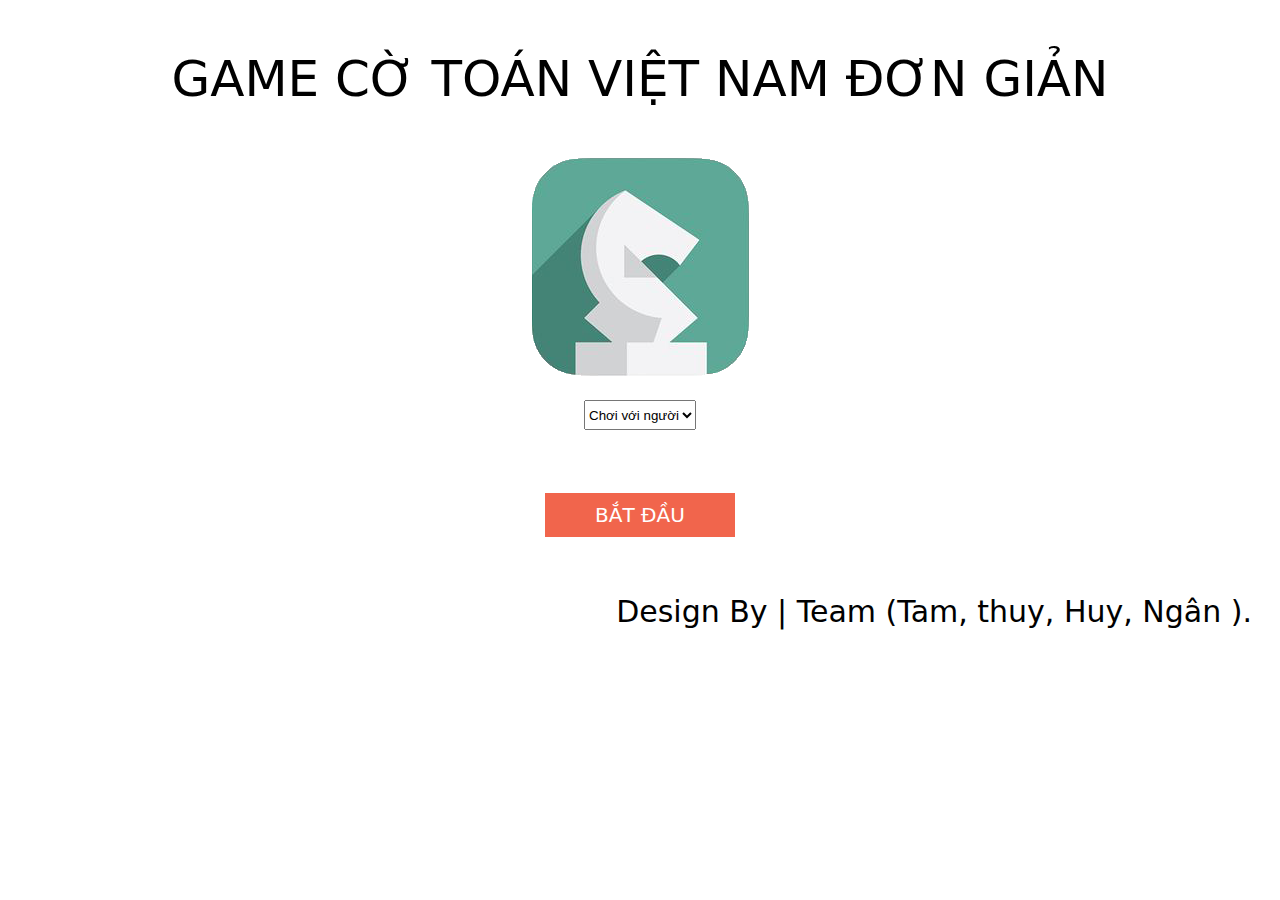
<file: index.html>
<!doctype html>
<html>
<head>
<meta http-equiv="Content-Type" content="text/html; charset=utf-8" />
<title>GAME CỜ TOÁN VIỆT NAM</title>
</head>
<style>
	p{
		text-align:center;
		font-family:Segoe, "Segoe UI", "DejaVu Sans", "Trebuchet MS", Verdana, sans-serif;
		font-weight:lighter;
		font-size:50px;
	}
	img{
		margin:auto;
	}

	div{
		text-align:center;
	}
	
	.btn{
		margin-top: 5%;
		background-color: #F1654C;
		border:none;
		padding-top: 10px;
		padding-bottom: 10px;
		padding-right: 50px;
		padding-left: 50px;
		font-family:Segoe, "Segoe UI", "DejaVu Sans", "Trebuchet MS", Verdana, sans-serif;
		font-weight:lighter;
		font-size:20px;
		color:#FFFFFF;
		text-align:center;
		display:inline-block;
	}
	
	.btn:hover{
		background-color: #16A085;
	}
	#Design{
		float:right;
		font-family:Segoe, "Segoe UI", "DejaVu Sans", "Trebuchet MS", Verdana, sans-serif;
		font-weight:lighter;
		font-size:30px;
		margin-top:4.5%;
		padding-right: 20px;
	}
	
</style>
<script>
	function Go(){
		localStorage.setItem("isAI",document.getElementById("game_mode").value);
		window.location.href = "Run.html";
	}
</script>
<body>
    <div>
		<p>GAME CỜ TOÁN VIỆT NAM ĐƠN GIẢN </p>
		<img src="Icon/Icon_.png" width="217" height="218" alt=""/>
    <div>
		<select id="game_mode" style="height: 30px; margin-top: 20px">
			<option value="0">Chơi với người</option>
			<option value="1">Chơi với Máy</option>
		</select>
		<br>
		<input class="btn" type="button" value="BẮT ĐẦU" onClick="Go()"/>
        <br>
        <p id="Design">
			Design By | Team (Tam, thuy, Huy, Ngân ).
        </p>
    </div>
    </div>
</body>
</html>
</file>
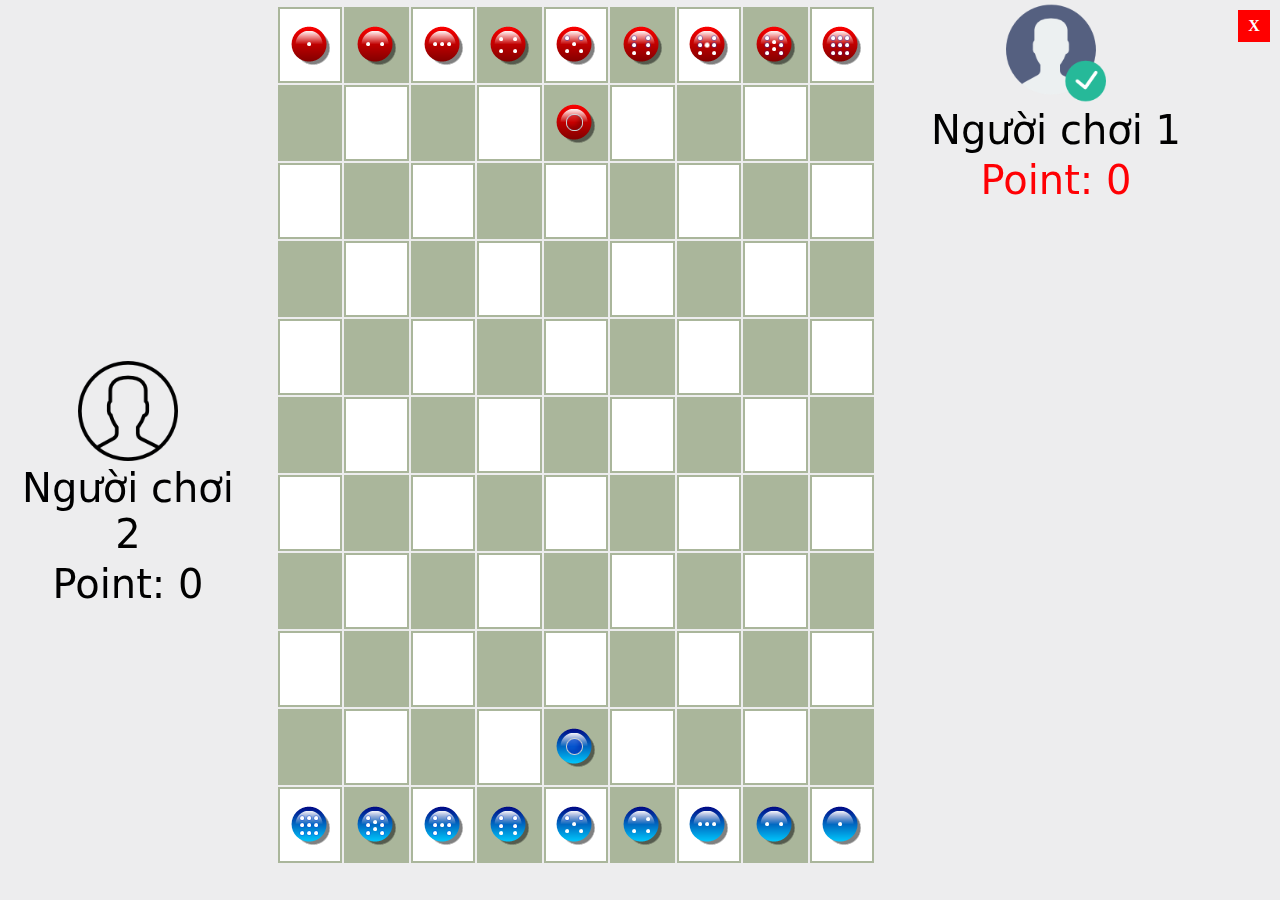
<file: Run.html>
<!DOCTYPE html
  PUBLIC "-//W3C//DTD XHTML 1.0 Transitional//EN" "http://www.w3.org/TR/xhtml1/DTD/xhtml1-transitional.dtd">
<html xmlns="http://www.w3.org/1999/xhtml">

<head>
  <meta http-equiv="Content-Type" content="text/html; charset=utf-8" />
  <title>GAME CỜ TOÁN VIỆT NAM</title>
</head>
<link rel="icon" href="Icon/icon.png" />
<link rel="stylesheet" type="text/css" href="CSS/style.css" />
<script type="text/javascript" src="JS/Sources.js"></script>
<script type="text/javascript" src="JS/KhoiTao.js"></script>
<script type="text/javascript" src="JS/Function.js"></script>
<script type="text/javascript" src="JS/XacDinhDuongDi/Xe.js"></script>
<script type="text/javascript" src="JS/XacDinhDuongDi/Tuong.js"></script>
<script type="text/javascript" src="JS/XacDinhDuongDi/Hau.js"></script>

<script>
  var isClick = false, isQuanDo = false; isQuanDen = false;
  var Location = "00";
  var PointDo = 0, PointDen = 0;
  var isAI = parseInt(localStorage.getItem("isAI"));

  function KhoiTao() {
    VeBanCoTrangDen();
    DatCo();
    document.getElementById("PointCoDo").innerHTML = "Point: 0";
    document.getElementById("PointCoDen").innerHTML = "Point: 0";
    PointDo = 0;
    PointDen = 0;
    isClick = false;
    isQuanDo = true;
    isQuanDen = false;
  }

  // Cờ đỏ đi trước
  function Click(id) {

    var X = id.substring(0, id.indexOf('_'));
    var Y = id.substring(id.indexOf('_') + 1);

    // if(isQuanDen){
    //   alert("hello")
    //   isQuanDo = true;
    //   return;

    // }
    isClick = !isClick;

    if (isClick) {
      if (isCoDo(X, Y) != isQuanDo) {
        // console.log(id)
        isClick = !isClick;
        return;
      }
      var Name = GetName(id);
      Name = Name.substring(0, Name.indexOf('_'));
      Location = id;

      // Kiểm tra này là quân cờ nào để xác định đường đi
      switch (Name) {
        case '1':
          Hau(id, 1);
          break;
        case '2':
          Hau(id, 2);
          break;
        case '3':
          Hau(id, 3);
          break;
        case '4':
          Hau(id, 4);
          break;
        case '5':
          Hau(id, 5);
          break;
        case '6':
          Hau(id, 6);
          break;
        case '7':
          Hau(id, 7);
          break;
        case '8':
          Hau(id, 8);
          break;
        case '9':
          Hau(id, 9);
          break;

        default:
          // Không click vào ổ chức quân cờ nào
          isClick = !isClick;
          break;
      }
    }
    else {
      var Name = GetName(id);
      Name = Name.substring(0, Name.indexOf('_'));

      if (DiChuyen(Location, id)) {

        // console.log("huyid", id);
        if (isQuanDo) {
          PointDo += GetDiem(Name);
          if (id === '10_5') {
            alert("QUÂN ĐỎ ĐÃ CHIẾN THẮNG");
            KhoiTao();
          }
          document.getElementById("PointCoDo").innerHTML = "Point: " + PointDo;
        } else {
          PointDen += GetDiem(Name);
          if (id === "2_5") {
            alert("QUÂN ĐEN ĐÃ CHIẾN THẮNG");
            KhoiTao();
          }
          document.getElementById("PointCoDen").innerHTML = "Point: " + PointDen;
        }
        if(isAI){
          isQuanDo = false;
          QuanDenDi(id)
        }else{
          isQuanDo =! isQuanDo;
        }
        LuotDi();
      }
      VeBanCoTrangDen();
    }
  }

  function QuanDenDi(id) {
    // console.log("den di", id);
    var idDen = [];
    for (var i = 1; i < 12; i++) {
      for (var j = 1; j < 10; j++) {
        if (isCoDen(i, j) && i !== 10 && j !== 5) {
          // console.log(i+"_"+j)
          idDen.push([i + "_" + j,parseInt(GetName(i+"_"+j).split("_")[0])]);
        }
      }
    }
    // console.log(idDen);
    Hau(idDen[Math.floor(Math.random() * idDen.length)][0],idDen[Math.floor(Math.random() * idDen.length)][1])
    // idDen.map((item)=>Hau(item[0],item[1]))
    isQuanDo = true;
  }

  
  function Thoat(){
    console.log("back")
    window.location.href = "index.html"
  }

</script>

<body onload="KhoiTao()">
  <div id="btn-close" onclick="Thoat()">
    X
  </div>

  <div id="divMain">
    <div id="divNguoiChoiCoDen">
      <table id="tblNguoiCoDen">
        <tr>
          <td><img id="iCoDen" src="User/User_Dis.png" alt="" /></td>
        </tr>
        <tr>
          <td id="NguoiChoiCoDen"></td>
        </tr>
        <tr>
          <td id="PointCoDen">Point: 0</td>
        </tr>
      </table>
    </div>

    <div id="divBanCo">
      <table id="BanCo">
        <tr>
          <td id="1_1" onclick="Click(this.id)"><img id="i11" /></td>
          <td id="1_2" onclick="Click(this.id)"><img id="i12" /></td>
          <td id="1_3" onclick="Click(this.id)"><img id="i13" /></td>
          <td id="1_4" onclick="Click(this.id)"><img id="i14" /></td>
          <td id="1_5" onclick="Click(this.id)"><img id="i15" /></td>
          <td id="1_6" onclick="Click(this.id)"><img id="i16" /></td>
          <td id="1_7" onclick="Click(this.id)"><img id="i17" /></td>
          <td id="1_8" onclick="Click(this.id)"><img id="i18" /></td>
          <td id="1_9" onclick="Click(this.id)"><img id="i19" /></td>
        </tr>
        <tr>
          <td id="2_1" onclick="Click(this.id)"><img id="i21" /></td>
          <td id="2_2" onclick="Click(this.id)"><img id="i22" /></td>
          <td id="2_3" onclick="Click(this.id)"><img id="i23" /></td>
          <td id="2_4" onclick="Click(this.id)"><img id="i24" /></td>
          <td id="2_5" onclick="Click(this.id)"><img id="i25" /></td>
          <td id="2_6" onclick="Click(this.id)"><img id="i26" /></td>
          <td id="2_7" onclick="Click(this.id)"><img id="i27" /></td>
          <td id="2_8" onclick="Click(this.id)"><img id="i28" /></td>
          <td id="2_9" onclick="Click(this.id)"><img id="i29" /></td>
        </tr>
        <tr>
          <td id="3_1" onclick="Click(this.id)"><img id="i31" /></td>
          <td id="3_2" onclick="Click(this.id)"><img id="i32" /></td>
          <td id="3_3" onclick="Click(this.id)"><img id="i33" /></td>
          <td id="3_4" onclick="Click(this.id)"><img id="i34" /></td>
          <td id="3_5" onclick="Click(this.id)"><img id="i35" /></td>
          <td id="3_6" onclick="Click(this.id)"><img id="i36" /></td>
          <td id="3_7" onclick="Click(this.id)"><img id="i37" /></td>
          <td id="3_8" onclick="Click(this.id)"><img id="i38" /></td>
          <td id="3_9" onclick="Click(this.id)"><img id="i39" /></td>
        </tr>
        <tr>
          <td id="4_1" onclick="Click(this.id)"><img id="i41" /></td>
          <td id="4_2" onclick="Click(this.id)"><img id="i42" /></td>
          <td id="4_3" onclick="Click(this.id)"><img id="i43" /></td>
          <td id="4_4" onclick="Click(this.id)"><img id="i44" /></td>
          <td id="4_5" onclick="Click(this.id)"><img id="i45" /></td>
          <td id="4_6" onclick="Click(this.id)"><img id="i46" /></td>
          <td id="4_7" onclick="Click(this.id)"><img id="i47" /></td>
          <td id="4_8" onclick="Click(this.id)"><img id="i48" /></td>
          <td id="4_9" onclick="Click(this.id)"><img id="i49" /></td>
        </tr>
        <tr>
          <td id="5_1" onclick="Click(this.id)"><img id="i51" /></td>
          <td id="5_2" onclick="Click(this.id)"><img id="i52" /></td>
          <td id="5_3" onclick="Click(this.id)"><img id="i53" /></td>
          <td id="5_4" onclick="Click(this.id)"><img id="i54" /></td>
          <td id="5_5" onclick="Click(this.id)"><img id="i55" /></td>
          <td id="5_6" onclick="Click(this.id)"><img id="i56" /></td>
          <td id="5_7" onclick="Click(this.id)"><img id="i57" /></td>
          <td id="5_8" onclick="Click(this.id)"><img id="i58" /></td>
          <td id="5_9" onclick="Click(this.id)"><img id="i59" /></td>
        </tr>
        <tr>
          <td id="6_1" onclick="Click(this.id)"><img id="i61" /></td>
          <td id="6_2" onclick="Click(this.id)"><img id="i62" /></td>
          <td id="6_3" onclick="Click(this.id)"><img id="i63" /></td>
          <td id="6_4" onclick="Click(this.id)"><img id="i64" /></td>
          <td id="6_5" onclick="Click(this.id)"><img id="i65" /></td>
          <td id="6_6" onclick="Click(this.id)"><img id="i66" /></td>
          <td id="6_7" onclick="Click(this.id)"><img id="i67" /></td>
          <td id="6_8" onclick="Click(this.id)"><img id="i68" /></td>
          <td id="6_9" onclick="Click(this.id)"><img id="i69" /></td>
        </tr>
        <tr>
          <td id="7_1" onclick="Click(this.id)"><img id="i71" /></td>
          <td id="7_2" onclick="Click(this.id)"><img id="i72" /></td>
          <td id="7_3" onclick="Click(this.id)"><img id="i73" /></td>
          <td id="7_4" onclick="Click(this.id)"><img id="i74" /></td>
          <td id="7_5" onclick="Click(this.id)"><img id="i75" /></td>
          <td id="7_6" onclick="Click(this.id)"><img id="i76" /></td>
          <td id="7_7" onclick="Click(this.id)"><img id="i77" /></td>
          <td id="7_8" onclick="Click(this.id)"><img id="i78" /></td>
          <td id="7_9" onclick="Click(this.id)"><img id="i79" /></td>
        </tr>
        <tr>
          <td id="8_1" onclick="Click(this.id)"><img id="i81" /></td>
          <td id="8_2" onclick="Click(this.id)"><img id="i82" /></td>
          <td id="8_3" onclick="Click(this.id)"><img id="i83" /></td>
          <td id="8_4" onclick="Click(this.id)"><img id="i84" /></td>
          <td id="8_5" onclick="Click(this.id)"><img id="i85" /></td>
          <td id="8_6" onclick="Click(this.id)"><img id="i86" /></td>
          <td id="8_7" onclick="Click(this.id)"><img id="i87" /></td>
          <td id="8_8" onclick="Click(this.id)"><img id="i88" /></td>
          <td id="8_9" onclick="Click(this.id)"><img id="i89" /></td>
        </tr>
        <tr>
          <td id="9_1" onclick="Click(this.id)"><img id="i91" /></td>
          <td id="9_2" onclick="Click(this.id)"><img id="i92" /></td>
          <td id="9_3" onclick="Click(this.id)"><img id="i93" /></td>
          <td id="9_4" onclick="Click(this.id)"><img id="i94" /></td>
          <td id="9_5" onclick="Click(this.id)"><img id="i95" /></td>
          <td id="9_6" onclick="Click(this.id)"><img id="i96" /></td>
          <td id="9_7" onclick="Click(this.id)"><img id="i97" /></td>
          <td id="9_8" onclick="Click(this.id)"><img id="i98" /></td>
          <td id="9_9" onclick="Click(this.id)"><img id="i99" /></td>
        </tr>
        <tr>
          <td id="10_1" onclick="Click(this.id)"><img id="i101" /></td>
          <td id="10_2" onclick="Click(this.id)"><img id="i102" /></td>
          <td id="10_3" onclick="Click(this.id)"><img id="i103" /></td>
          <td id="10_4" onclick="Click(this.id)"><img id="i104" /></td>
          <td id="10_5" onclick="Click(this.id)"><img id="i105" /></td>
          <td id="10_6" onclick="Click(this.id)"><img id="i106" /></td>
          <td id="10_7" onclick="Click(this.id)"><img id="i107" /></td>
          <td id="10_8" onclick="Click(this.id)"><img id="i108" /></td>
          <td id="10_9" onclick="Click(this.id)"><img id="i109" /></td>
        </tr>
        <tr>
          <td id="11_1" onclick="Click(this.id)"><img id="i111" /></td>
          <td id="11_2" onclick="Click(this.id)"><img id="i112" /></td>
          <td id="11_3" onclick="Click(this.id)"><img id="i113" /></td>
          <td id="11_4" onclick="Click(this.id)"><img id="i114" /></td>
          <td id="11_5" onclick="Click(this.id)"><img id="i115" /></td>
          <td id="11_6" onclick="Click(this.id)"><img id="i116" /></td>
          <td id="11_7" onclick="Click(this.id)"><img id="i117" /></td>
          <td id="11_8" onclick="Click(this.id)"><img id="i118" /></td>
          <td id="11_9" onclick="Click(this.id)"><img id="i119" /></td>
        </tr>

      </table>
    </div>

    <div id="divNguoiChoiCoDo">
      <table id="tblNguoiChoiCoDo">
        <tr>
          <td><img id="iCoDo" src="User/User_Enb.png" /></td>
        </tr>
        <tr>
          <td id="NguoiChoiCoDo"></td>
        </tr>
        <tr>
          <td id="PointCoDo">Point: 0</td>
        </tr>
      </table>
    </div>
  </div>

  <script>
    document.getElementById("btn-close").addEventListener("click",Thoat);
    if(isAI){
      document.getElementById("NguoiChoiCoDo").innerText = "Bạn"
      document.getElementById("NguoiChoiCoDen").innerText = "Máy"
    } else{
      document.getElementById("NguoiChoiCoDo").innerText = "Người chơi 1"
      document.getElementById("NguoiChoiCoDen").innerText = "Người chơi 2"
    }
  </script>
</body>

</html>
</file>
<file: CSS/style.css>
body{
	margin:0px;
	padding: 0px;
	background-color:#EDEDEE;
}
/*CSS Div Main*/
#divMain{
  position: fixed;
  top: 0;
  left: 0;
  bottom: 0;
  right: 0;
}
/*CSS Div ThongTin*/
#divNguoiChoiCoDen{
	float:left;
	width: 20%;
	height:100%;
}
#tblNguoiCoDen {
 	width : 100%;
	margin-left: auto;
	margin-right: auto;
	margin-top: 140%;
}

#iCoDo, #iCoDen {
	height: 100px;
	width: 100px;
}

#tblNguoiChoiCoDo{
   	width : 100%;
	margin-left: auto;
	margin-right: auto;
}

#tblNguoiCoDen td, #tblNguoiChoiCoDo td{
	margin:auto;
	text-align:center;
	font-family:Segoe, "Segoe UI", "DejaVu Sans", "Trebuchet MS", Verdana, sans-serif;
	font-weight:lighter;
	font-size:40px;
	min-height: 100%;
}

/*CSS Div Ban co*/
#divBanCo{
	padding-top: 5px;
	float:left;
	width: 50%;
	height: 100%;
}
/*CSS Div ChoiLai*/
#divNguoiChoiCoDo{
	float: left;
	width: 25%;
	height:100%;
}
#PointCoDen {
	
}

#PointCoDo {
	color:#FF0004;
}


/*<!--CSS Table ban co-->*/
#BanCo{
	margin:auto;
	height: 600px;
	width: 600px;
}

#BanCo td {
	height: 70px;
	width: 70px;
	border-style:solid;
	border-color: #AAB69B;
	border-collapse:collapse;
	border-width: 2px;
}

#BanCo td:hover {
	border-width: 2px;
	border-collapse: collapse;
	border-style: solid;
	border-color: #1BA39C;
}

img{
	display: block;
    margin: 0 auto;
}

#btn-close{
	width: 32px;
    height: 32px;
    background-color: red;
    color: white;
    font-weight: 700;
    position: fixed;
	display:flex;
	align-items: center;
	justify-content: center;
	top: 10px;
	right: 10px;
	z-index: 1000;
	cursor: pointer;
}
</file>
